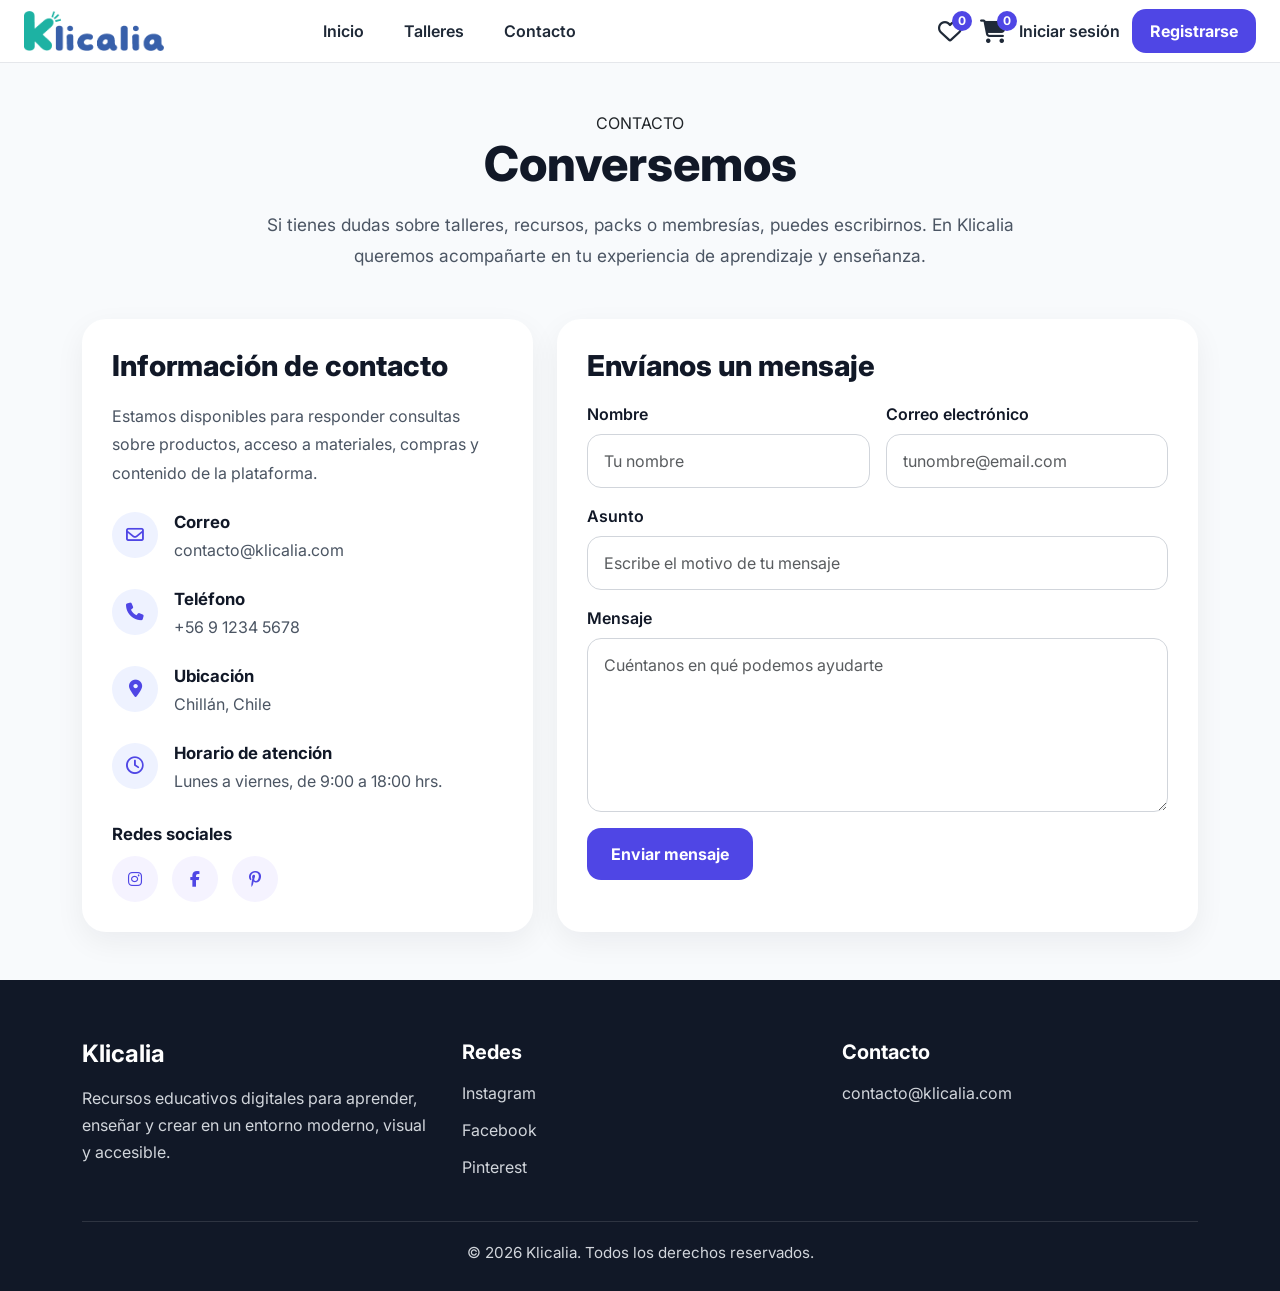
<file: contacto.html>
<!DOCTYPE html>
<html lang="es">
<head>
  <meta charset="UTF-8">
  <meta name="viewport" content="width=device-width, initial-scale=1.0">
  <title>Contacto | Klicalia</title>

  <link rel="preconnect" href="https://fonts.googleapis.com">
  <link rel="preconnect" href="https://fonts.gstatic.com" crossorigin>
  <link href="https://fonts.googleapis.com/css2?family=Inter:wght@400;500;600;700;800&display=swap" rel="stylesheet">

  <link href="https://cdn.jsdelivr.net/npm/bootstrap@5.3.8/dist/css/bootstrap.min.css" rel="stylesheet">
  <link rel="stylesheet" href="assets/css/styles.css">
  <link rel="stylesheet" href="assets/css/contacto.css">
  <link rel="stylesheet" href="https://cdnjs.cloudflare.com/ajax/libs/font-awesome/6.5.2/css/all.min.css">
</head>
<body>

  <nav class="navbar navbar-expand-lg navbar-klicalia">
    <div class="container-fluid px-4">
      <a class="navbar-brand logo-brand" href="index.html">
        <img src="assets/images/Logo-completo.png" alt="Klicalia">
      </a>

      <button class="navbar-toggler" type="button" data-bs-toggle="collapse" data-bs-target="#navbarKlicalia">
        <span class="navbar-toggler-icon"></span>
      </button>

      <div class="collapse navbar-collapse" id="navbarKlicalia">
        <div class="navbar-desktop-layout w-100">
          <ul class="navbar-nav menu-centro mb-3 mb-lg-0">
            <li class="nav-item"><a class="nav-link" href="index.html">Inicio</a></li>
            <li class="nav-item"><a class="nav-link" href="index.html#talleres">Talleres</a></li>
            <li class="nav-item"><a class="nav-link" href="contacto.html">Contacto</a></li>
          </ul>

          <div class="acciones-navbar">
            <div class="iconos-navbar">
              <a href="#" class="icono-nav">
                <i class="fa-regular fa-heart"></i>
                <span class="contador-icono" id="contador-favoritos">0</span>
              </a>

              <a href="carrito.html" class="icono-nav">
                <i class="fa-solid fa-cart-shopping"></i>
                <span class="contador-icono" id="contador-carrito">0</span>
              </a>
            </div>

            <a href="#" class="btn-login">Iniciar sesión</a>
            <a href="#" class="btn-registro">Registrarse</a>
          </div>
        </div>
      </div>
    </div>
  </nav>

  <main class="contacto-page">
    <div class="container py-5">
      <div class="text-center contacto-encabezado mb-5">
        <span class="seccion-etiqueta">CONTACTO</span>
        <h1>Conversemos</h1>
        <p>
          Si tienes dudas sobre talleres, recursos, packs o membresías,
          puedes escribirnos. En Klicalia queremos acompañarte en tu experiencia
          de aprendizaje y enseñanza.
        </p>
      </div>

      <div class="row g-4">
        <div class="col-lg-5">
          <div class="contacto-info-box">
            <h2>Información de contacto</h2>
            <p>
              Estamos disponibles para responder consultas sobre productos,
              acceso a materiales, compras y contenido de la plataforma.
            </p>

            <div class="contacto-item">
              <i class="fa-regular fa-envelope"></i>
              <div>
                <h3>Correo</h3>
                <p>contacto@klicalia.com</p>
              </div>
            </div>

            <div class="contacto-item">
              <i class="fa-solid fa-phone"></i>
              <div>
                <h3>Teléfono</h3>
                <p>+56 9 1234 5678</p>
              </div>
            </div>

            <div class="contacto-item">
              <i class="fa-solid fa-location-dot"></i>
              <div>
                <h3>Ubicación</h3>
                <p>Chillán, Chile</p>
              </div>
            </div>

            <div class="contacto-item">
              <i class="fa-regular fa-clock"></i>
              <div>
                <h3>Horario de atención</h3>
                <p>Lunes a viernes, de 9:00 a 18:00 hrs.</p>
              </div>
            </div>

            <div class="contacto-redes">
              <h3>Redes sociales</h3>
              <div class="redes-links">
                <a href="#"><i class="fa-brands fa-instagram"></i></a>
                <a href="#"><i class="fa-brands fa-facebook-f"></i></a>
                <a href="#"><i class="fa-brands fa-pinterest-p"></i></a>
              </div>
            </div>
          </div>
        </div>

        <div class="col-lg-7">
          <div class="contacto-form-box">
            <h2>Envíanos un mensaje</h2>

            <form>
              <div class="row g-3">
                <div class="col-md-6">
                  <label for="nombre" class="form-label">Nombre</label>
                  <input type="text" class="form-control" id="nombre" placeholder="Tu nombre">
                </div>

                <div class="col-md-6">
                  <label for="correo" class="form-label">Correo electrónico</label>
                  <input type="email" class="form-control" id="correo" placeholder="tunombre@email.com">
                </div>

                <div class="col-12">
                  <label for="asunto" class="form-label">Asunto</label>
                  <input type="text" class="form-control" id="asunto" placeholder="Escribe el motivo de tu mensaje">
                </div>

                <div class="col-12">
                  <label for="mensaje" class="form-label">Mensaje</label>
                  <textarea class="form-control" id="mensaje" rows="6" placeholder="Cuéntanos en qué podemos ayudarte"></textarea>
                </div>

                <div class="col-12">
                  <button type="submit" class="btn-enviar-contacto">Enviar mensaje</button>
                </div>
              </div>
            </form>
          </div>
        </div>
      </div>
    </div>
  </main>

  <footer class="footer-klicalia" id="footer">
    <div class="container">
      <div class="row gy-4">
        <div class="col-lg-4 col-md-6">
          <h4>Klicalia</h4>
          <p>
            Recursos educativos digitales para aprender, enseñar y crear
            en un entorno moderno, visual y accesible.
          </p>
        </div>

        <div class="col-lg-4 col-md-6">
          <h5>Redes</h5>
          <ul class="footer-lista">
            <li><a href="#">Instagram</a></li>
            <li><a href="#">Facebook</a></li>
            <li><a href="#">Pinterest</a></li>
          </ul>
        </div>

        <div class="col-lg-4 col-md-12">
          <h5>Contacto</h5>
          <p class="footer-correo">contacto@klicalia.com</p>
        </div>
      </div>

      <div class="footer-copy">
        <p>© 2026 Klicalia. Todos los derechos reservados.</p>
      </div>
    </div>
  </footer>

  <button id="btn-arriba" class="btn-scroll-top">↑</button>

  <script src="https://cdn.jsdelivr.net/npm/bootstrap@5.3.8/dist/js/bootstrap.bundle.min.js"></script>
  <script src="assets/js/scroll.js"></script>
</body>
</html>
</file>
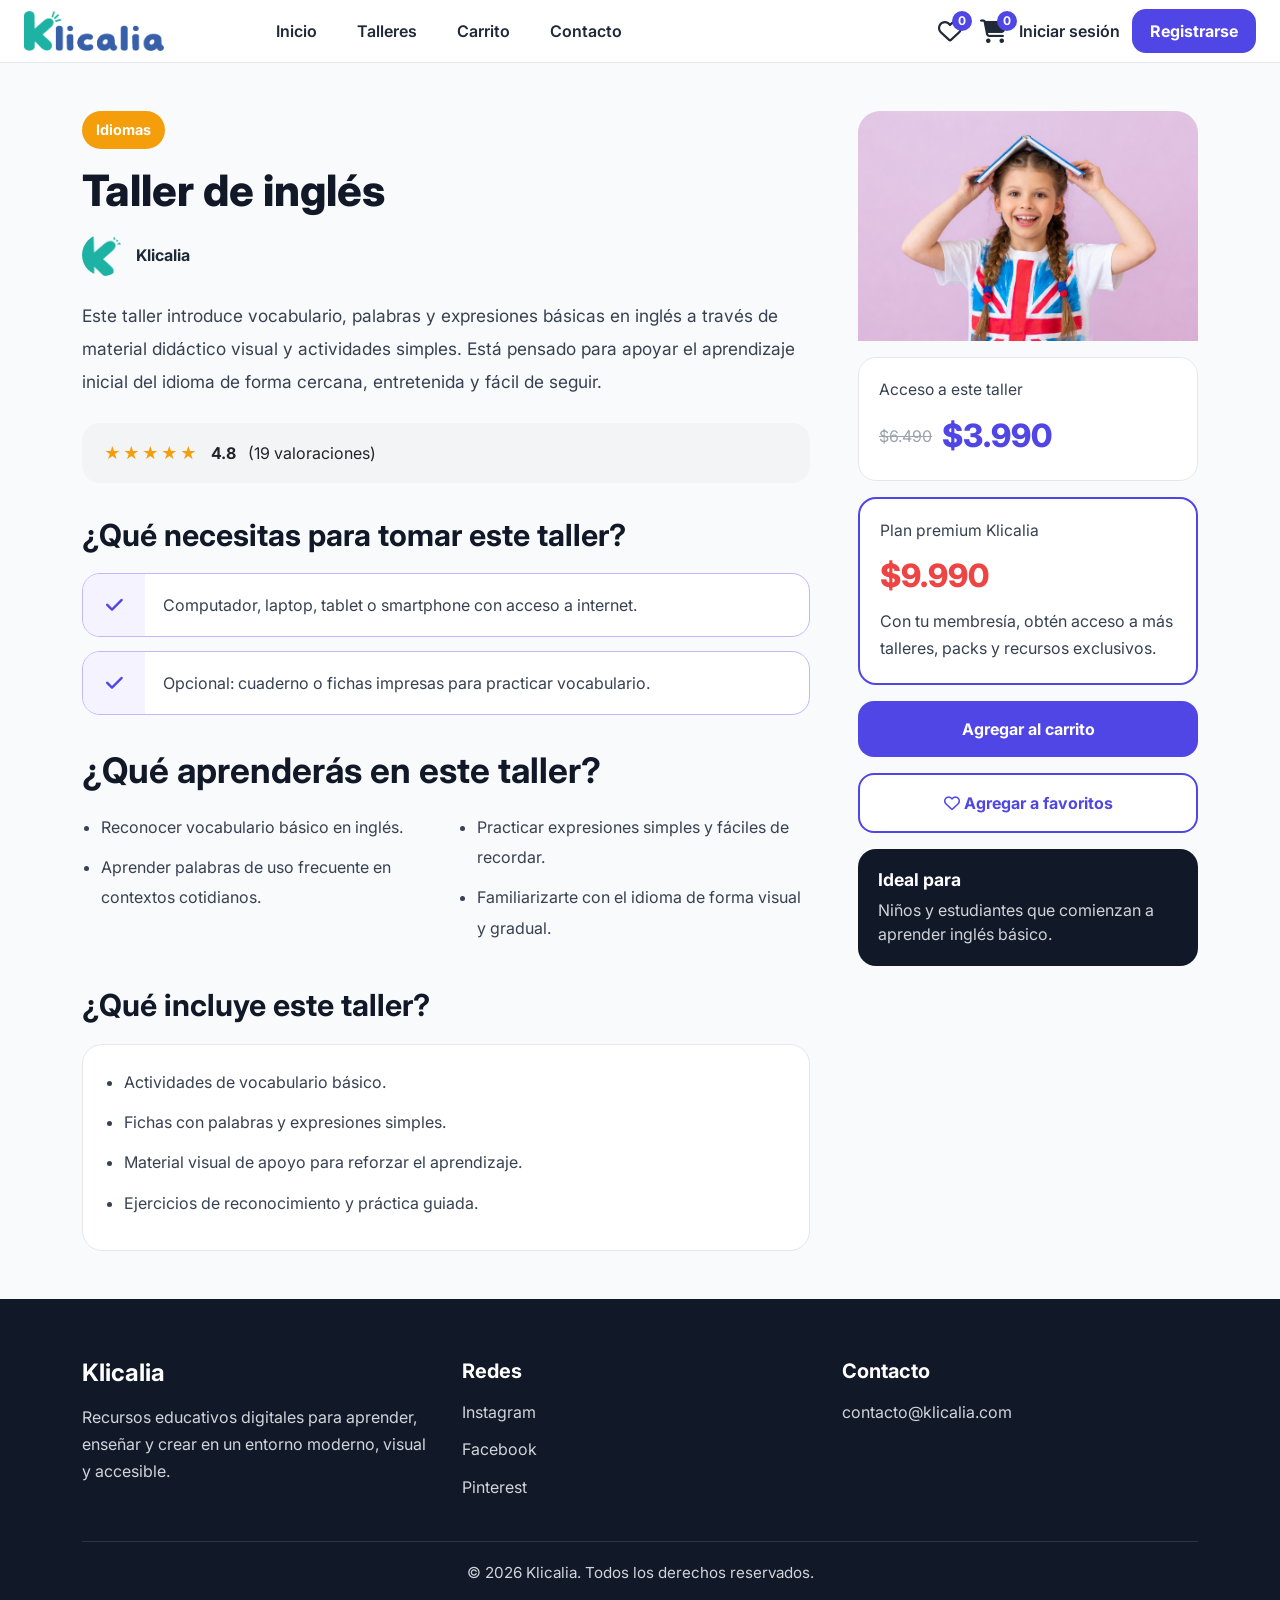
<file: detalle-ingles.html>
<!DOCTYPE html>
<html lang="es">
<head>
  <meta charset="UTF-8">
  <meta name="viewport" content="width=device-width, initial-scale=1.0">
  <title>Taller de inglés | Klicalia</title>

  <link rel="preconnect" href="https://fonts.googleapis.com">
  <link rel="preconnect" href="https://fonts.gstatic.com" crossorigin>
  <link href="https://fonts.googleapis.com/css2?family=Inter:wght@400;500;600;700;800&display=swap" rel="stylesheet">

  <link href="https://cdn.jsdelivr.net/npm/bootstrap@5.3.8/dist/css/bootstrap.min.css" rel="stylesheet">
  <link rel="stylesheet" href="assets/css/styles.css">
  <link rel="stylesheet" href="assets/css/detalle.css">
  <link rel="stylesheet" href="https://cdnjs.cloudflare.com/ajax/libs/font-awesome/6.5.2/css/all.min.css">
</head>
<body>

  <nav class="navbar navbar-expand-lg navbar-klicalia">
    <div class="container-fluid px-4">
      <a class="navbar-brand logo-brand" href="index.html">
        <img src="assets/images/Logo-completo.png" alt="Klicalia">
      </a>

      <button class="navbar-toggler" type="button" data-bs-toggle="collapse" data-bs-target="#navbarKlicalia">
        <span class="navbar-toggler-icon"></span>
      </button>

      <div class="collapse navbar-collapse" id="navbarKlicalia">
        <div class="navbar-desktop-layout w-100">
          <ul class="navbar-nav menu-centro mb-3 mb-lg-0">
            <li class="nav-item"><a class="nav-link" href="index.html">Inicio</a></li>
            <li class="nav-item"><a class="nav-link" href="index.html#talleres">Talleres</a></li>
            <li class="nav-item"><a class="nav-link" href="carrito.html">Carrito</a></li>
            <li class="nav-item"><a class="nav-link" href="#footer">Contacto</a></li>
          </ul>

          <div class="acciones-navbar">
            <div class="iconos-navbar">
              <a href="#" class="icono-nav">
                <i class="fa-regular fa-heart"></i>
                <span class="contador-icono" id="contador-favoritos">0</span>
              </a>

              <a href="carrito.html" class="icono-nav">
                <i class="fa-solid fa-cart-shopping"></i>
                <span class="contador-icono" id="contador-carrito">0</span>
              </a>
            </div>

            <a href="#" class="btn-login">Iniciar sesión</a>
            <a href="#" class="btn-registro">Registrarse</a>
          </div>
        </div>
      </div>
    </div>
  </nav>

  <main class="detalle-page">
    <div class="container py-5">
      <div class="row g-5">

        <div class="col-lg-8">
          <div class="detalle-main">
            <span class="detalle-categoria" style="background-color: #f59e0b;">Idiomas</span>
            <h1 class="detalle-titulo">Taller de inglés</h1>

            <div class="detalle-autor">
              <img src="assets/images/Marca.png" alt="Klicalia">
              <span>Klicalia</span>
            </div>

            <p class="detalle-texto">
              Este taller introduce vocabulario, palabras y expresiones básicas en inglés
              a través de material didáctico visual y actividades simples. Está pensado para
              apoyar el aprendizaje inicial del idioma de forma cercana, entretenida y fácil de seguir.
            </p>

            <div class="detalle-rating-box">
              <span class="estrellas">★★★★★</span>
              <strong>4.8</strong>
              <span>(19 valoraciones)</span>
            </div>

            <h2 class="detalle-subtitulo">¿Qué necesitas para tomar este taller?</h2>

            <div class="detalle-requisito">
              <div class="detalle-icono"><i class="fa-solid fa-check"></i></div>
              <p>Computador, laptop, tablet o smartphone con acceso a internet.</p>
            </div>

            <div class="detalle-requisito">
              <div class="detalle-icono"><i class="fa-solid fa-check"></i></div>
              <p>Opcional: cuaderno o fichas impresas para practicar vocabulario.</p>
            </div>

            <h2 class="detalle-subtitulo detalle-subtitulo-grande">¿Qué aprenderás en este taller?</h2>

            <div class="row g-4 detalle-aprendizajes">
              <div class="col-md-6">
                <ul>
                  <li>Reconocer vocabulario básico en inglés.</li>
                  <li>Aprender palabras de uso frecuente en contextos cotidianos.</li>
                </ul>
              </div>

              <div class="col-md-6">
                <ul>
                  <li>Practicar expresiones simples y fáciles de recordar.</li>
                  <li>Familiarizarte con el idioma de forma visual y gradual.</li>
                </ul>
              </div>
            </div>

            <h2 class="detalle-subtitulo">¿Qué incluye este taller?</h2>

            <div class="detalle-contenido-box">
              <ul>
                <li>Actividades de vocabulario básico.</li>
                <li>Fichas con palabras y expresiones simples.</li>
                <li>Material visual de apoyo para reforzar el aprendizaje.</li>
                <li>Ejercicios de reconocimiento y práctica guiada.</li>
              </ul>
            </div>
          </div>
        </div>

        <div class="col-lg-4">
          <aside class="detalle-sidebar">
            <div class="detalle-imagen-top">
              <img src="assets\images\inglés-taller.png" alt="Taller de inglés">
            </div>

            <div class="detalle-precio-card">
              <p class="detalle-precio-label">Acceso a este taller</p>
              <div class="detalle-precio">
                <span class="precio-antiguo">$6.490</span>
                <span class="precio-actual">$3.990</span>
              </div>
            </div>

            <div class="detalle-precio-card detalle-precio-destacado">
              <p class="detalle-precio-label">Plan premium Klicalia</p>
              <div class="detalle-precio-premium">$9.990</div>
              <p class="detalle-premium-texto">
                Con tu membresía, obtén acceso a más talleres, packs y recursos exclusivos.
              </p>
            </div>

            <button class="detalle-btn-principal btn-agregar-carrito" data-nombre="Taller de inglés">
              Agregar al carrito
            </button>

            <button class="detalle-btn-secundario btn-agregar-favorito" data-nombre="Taller de inglés">
              <i class="fa-regular fa-heart"></i>
              Agregar a favoritos
            </button>

            <div class="detalle-info-extra">
              <h3>Ideal para</h3>
              <p>Niños y estudiantes que comienzan a aprender inglés básico.</p>
            </div>
          </aside>
        </div>

      </div>
    </div>
  </main>

  <footer class="footer-klicalia" id="footer">
    <div class="container">
      <div class="row gy-4">
        <div class="col-lg-4 col-md-6">
          <h4>Klicalia</h4>
          <p>
            Recursos educativos digitales para aprender, enseñar y crear
            en un entorno moderno, visual y accesible.
          </p>
        </div>

        <div class="col-lg-4 col-md-6">
          <h5>Redes</h5>
          <ul class="footer-lista">
            <li><a href="#">Instagram</a></li>
            <li><a href="#">Facebook</a></li>
            <li><a href="#">Pinterest</a></li>
          </ul>
        </div>

        <div class="col-lg-4 col-md-12">
          <h5>Contacto</h5>
          <p class="footer-correo">contacto@klicalia.com</p>
        </div>
      </div>

      <div class="footer-copy">
        <p>© 2026 Klicalia. Todos los derechos reservados.</p>
      </div>
    </div>
  </footer>

  <button id="btn-arriba" class="btn-scroll-top">↑</button>

  <script src="https://cdn.jsdelivr.net/npm/bootstrap@5.3.8/dist/js/bootstrap.bundle.min.js"></script>
  <script src="assets/js/carrito.js"></script>
  <script src="assets/js/scroll.js"></script>
</body>
</html>
</file>
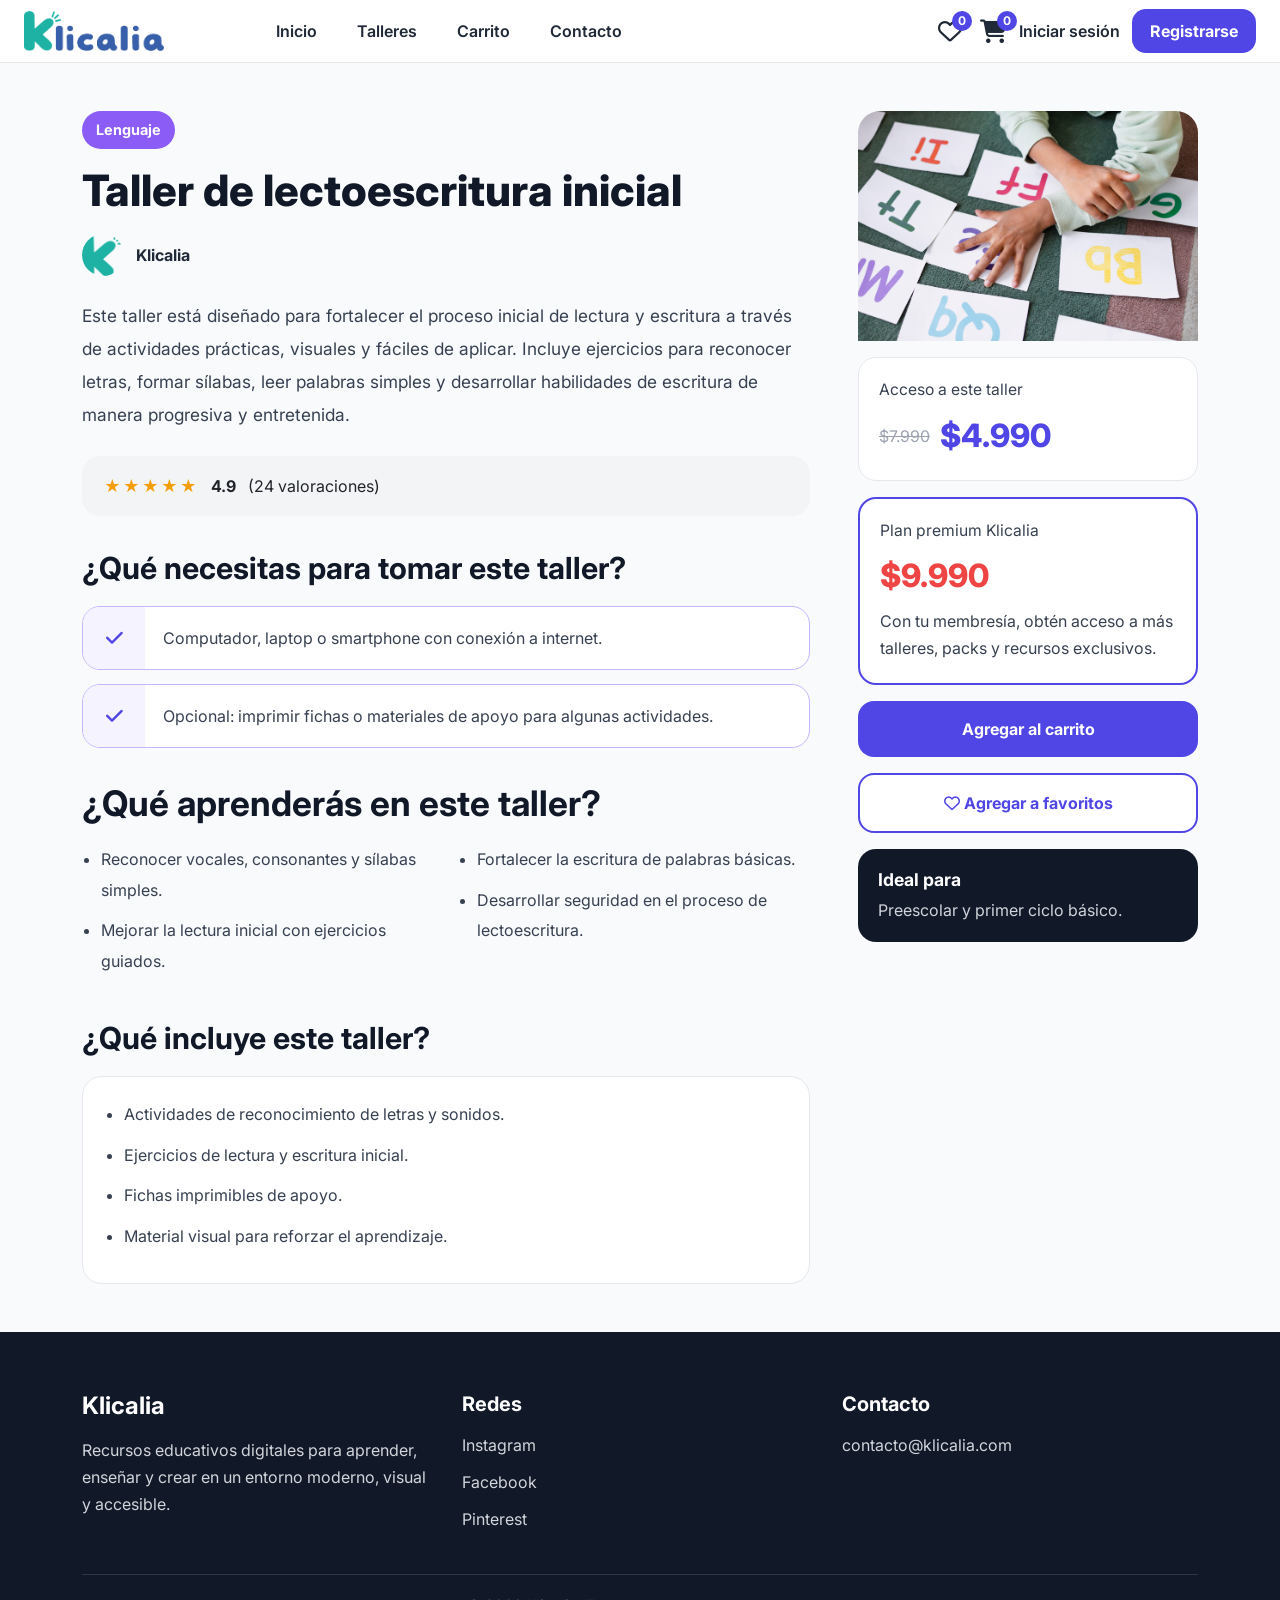
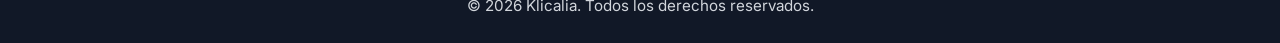
<file: detalle-lectoescritura.html>
<!DOCTYPE html>
<html lang="es">
<head>
  <meta charset="UTF-8">
  <meta name="viewport" content="width=device-width, initial-scale=1.0">
  <title>Taller de lectoescritura | Klicalia</title>

  <link rel="preconnect" href="https://fonts.googleapis.com">
  <link rel="preconnect" href="https://fonts.gstatic.com" crossorigin>
  <link href="https://fonts.googleapis.com/css2?family=Inter:wght@400;500;600;700;800&display=swap" rel="stylesheet">

  <link href="https://cdn.jsdelivr.net/npm/bootstrap@5.3.8/dist/css/bootstrap.min.css" rel="stylesheet">
  <link rel="stylesheet" href="assets/css/styles.css">
  <link rel="stylesheet" href="assets/css/detalle.css">
  <link rel="stylesheet" href="https://cdnjs.cloudflare.com/ajax/libs/font-awesome/6.5.2/css/all.min.css">
</head>
<body>

  <nav class="navbar navbar-expand-lg navbar-klicalia">
    <div class="container-fluid px-4">
      <a class="navbar-brand logo-brand" href="index.html">
        <img src="assets/images/Logo-completo.png" alt="Klicalia">
      </a>

      <button class="navbar-toggler" type="button" data-bs-toggle="collapse" data-bs-target="#navbarKlicalia">
        <span class="navbar-toggler-icon"></span>
      </button>

      <div class="collapse navbar-collapse" id="navbarKlicalia">
        <div class="navbar-desktop-layout w-100">
          <ul class="navbar-nav menu-centro mb-3 mb-lg-0">
            <li class="nav-item"><a class="nav-link" href="index.html">Inicio</a></li>
            <li class="nav-item"><a class="nav-link" href="index.html#talleres">Talleres</a></li>
            <li class="nav-item"><a class="nav-link" href="carrito.html">Carrito</a></li>
            <li class="nav-item"><a class="nav-link" href="#footer">Contacto</a></li>
          </ul>

          <div class="acciones-navbar">
            <div class="iconos-navbar">
              <a href="#" class="icono-nav">
                <i class="fa-regular fa-heart"></i>
                <span class="contador-icono" id="contador-favoritos">0</span>
              </a>

              <a href="carrito.html" class="icono-nav">
                <i class="fa-solid fa-cart-shopping"></i>
                <span class="contador-icono" id="contador-carrito">0</span>
              </a>
            </div>

            <a href="#" class="btn-login">Iniciar sesión</a>
            <a href="#" class="btn-registro">Registrarse</a>
          </div>
        </div>
      </div>
    </div>
  </nav>

  <main class="detalle-page">
    <div class="container py-5">
      <div class="row g-5">

        <div class="col-lg-8">
          <div class="detalle-main">
            <span class="detalle-categoria">Lenguaje</span>
            <h1 class="detalle-titulo">Taller de lectoescritura inicial</h1>

            <div class="detalle-autor">
              <img src="assets/images/Marca.png" alt="Klicalia">
              <span>Klicalia</span>
            </div>

            <p class="detalle-texto">
              Este taller está diseñado para fortalecer el proceso inicial de lectura y escritura
              a través de actividades prácticas, visuales y fáciles de aplicar. Incluye ejercicios
              para reconocer letras, formar sílabas, leer palabras simples y desarrollar habilidades
              de escritura de manera progresiva y entretenida.
            </p>

            <div class="detalle-rating-box">
              <span class="estrellas">★★★★★</span>
              <strong>4.9</strong>
              <span>(24 valoraciones)</span>
            </div>

            <h2 class="detalle-subtitulo">¿Qué necesitas para tomar este taller?</h2>

            <div class="detalle-requisito">
              <div class="detalle-icono"><i class="fa-solid fa-check"></i></div>
              <p>Computador, laptop o smartphone con conexión a internet.</p>
            </div>

            <div class="detalle-requisito">
              <div class="detalle-icono"><i class="fa-solid fa-check"></i></div>
              <p>Opcional: imprimir fichas o materiales de apoyo para algunas actividades.</p>
            </div>

            <h2 class="detalle-subtitulo detalle-subtitulo-grande">¿Qué aprenderás en este taller?</h2>

            <div class="row g-4 detalle-aprendizajes">
              <div class="col-md-6">
                <ul>
                  <li>Reconocer vocales, consonantes y sílabas simples.</li>
                  <li>Mejorar la lectura inicial con ejercicios guiados.</li>
                </ul>
              </div>

              <div class="col-md-6">
                <ul>
                  <li>Fortalecer la escritura de palabras básicas.</li>
                  <li>Desarrollar seguridad en el proceso de lectoescritura.</li>
                </ul>
              </div>
            </div>

            <h2 class="detalle-subtitulo">¿Qué incluye este taller?</h2>

            <div class="detalle-contenido-box">
              <ul>
                <li>Actividades de reconocimiento de letras y sonidos.</li>
                <li>Ejercicios de lectura y escritura inicial.</li>
                <li>Fichas imprimibles de apoyo.</li>
                <li>Material visual para reforzar el aprendizaje.</li>
              </ul>
            </div>
          </div>
        </div>

        <div class="col-lg-4">
          <aside class="detalle-sidebar">
            <div class="detalle-imagen-top">
              <img src="assets\images\arrangement-different-letters-speech-therapy-sessions.jpg" alt="Taller de lectoescritura">
            </div>

            <div class="detalle-precio-card">
              <p class="detalle-precio-label">Acceso a este taller</p>
              <div class="detalle-precio">
                <span class="precio-antiguo">$7.990</span>
                <span class="precio-actual">$4.990</span>
              </div>
            </div>

            <div class="detalle-precio-card detalle-precio-destacado">
              <p class="detalle-precio-label">Plan premium Klicalia</p>
              <div class="detalle-precio-premium">$9.990</div>
              <p class="detalle-premium-texto">
                Con tu membresía, obtén acceso a más talleres, packs y recursos exclusivos.
              </p>
            </div>

            <button class="detalle-btn-principal btn-agregar-carrito" data-nombre="Taller de lectoescritura inicial">
              Agregar al carrito
            </button>

            <button class="detalle-btn-secundario btn-agregar-favorito" data-nombre="Taller de lectoescritura inicial">
              <i class="fa-regular fa-heart"></i>
              Agregar a favoritos
            </button>

            <div class="detalle-info-extra">
              <h3>Ideal para</h3>
              <p>Preescolar y primer ciclo básico.</p>
            </div>
          </aside>
        </div>

      </div>
    </div>
  </main>

  <footer class="footer-klicalia" id="footer">
    <div class="container">
      <div class="row gy-4">
        <div class="col-lg-4 col-md-6">
          <h4>Klicalia</h4>
          <p>
            Recursos educativos digitales para aprender, enseñar y crear
            en un entorno moderno, visual y accesible.
          </p>
        </div>

        <div class="col-lg-4 col-md-6">
          <h5>Redes</h5>
          <ul class="footer-lista">
            <li><a href="#">Instagram</a></li>
            <li><a href="#">Facebook</a></li>
            <li><a href="#">Pinterest</a></li>
          </ul>
        </div>

        <div class="col-lg-4 col-md-12">
          <h5>Contacto</h5>
          <p class="footer-correo">contacto@klicalia.com</p>
        </div>
      </div>

      <div class="footer-copy">
        <p>© 2026 Klicalia. Todos los derechos reservados.</p>
      </div>
    </div>
  </footer>

  <button id="btn-arriba" class="btn-scroll-top">↑</button>

  <script src="https://cdn.jsdelivr.net/npm/bootstrap@5.3.8/dist/js/bootstrap.bundle.min.js"></script>
  <script src="assets/js/carrito.js"></script>
  <script src="assets/js/scroll.js"></script>
</body>
</html>
</file>
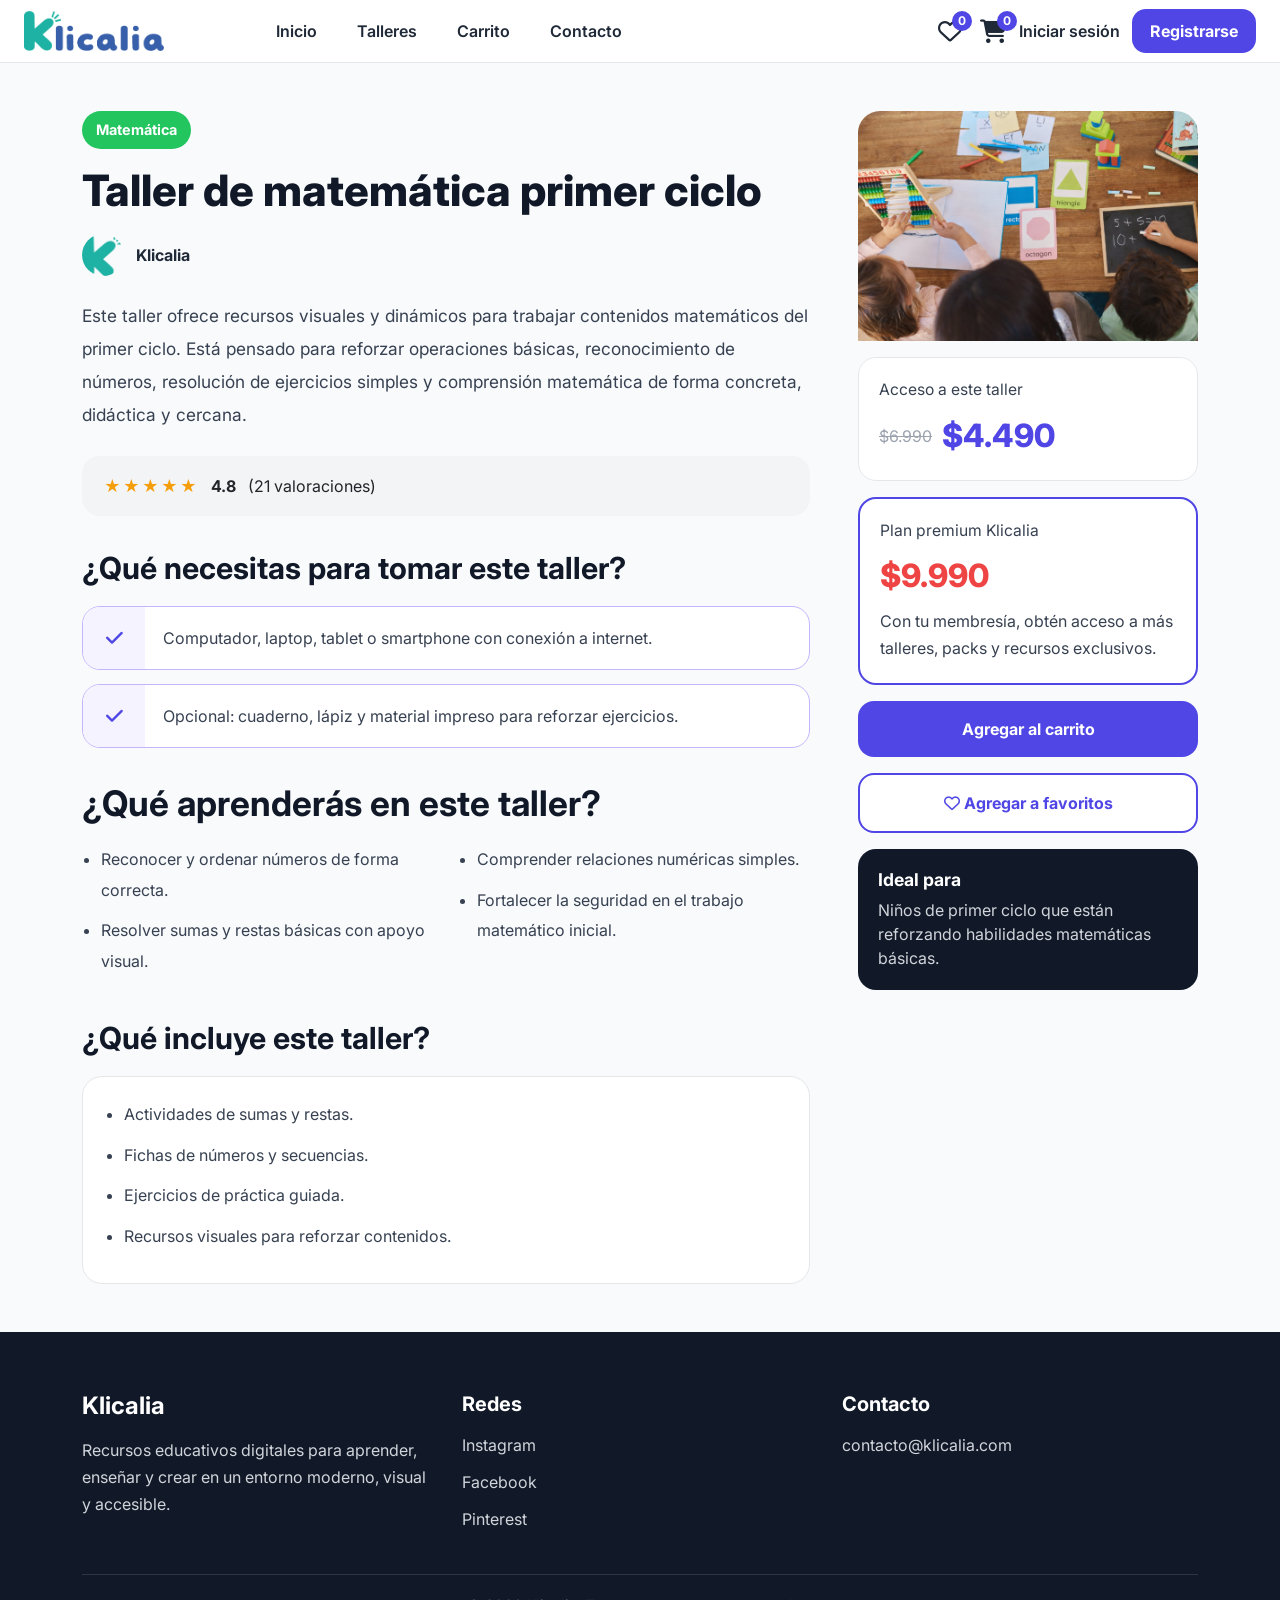
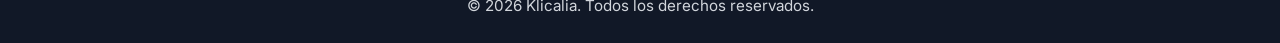
<file: detalle-matematica.html>
<!DOCTYPE html>
<html lang="es">
<head>
  <meta charset="UTF-8">
  <meta name="viewport" content="width=device-width, initial-scale=1.0">
  <title>Taller de matemática | Klicalia</title>

  <link rel="preconnect" href="https://fonts.googleapis.com">
  <link rel="preconnect" href="https://fonts.gstatic.com" crossorigin>
  <link href="https://fonts.googleapis.com/css2?family=Inter:wght@400;500;600;700;800&display=swap" rel="stylesheet">

  <link href="https://cdn.jsdelivr.net/npm/bootstrap@5.3.8/dist/css/bootstrap.min.css" rel="stylesheet">
  <link rel="stylesheet" href="assets/css/styles.css">
  <link rel="stylesheet" href="assets/css/detalle.css">
  <link rel="stylesheet" href="https://cdnjs.cloudflare.com/ajax/libs/font-awesome/6.5.2/css/all.min.css">
</head>
<body>

  <nav class="navbar navbar-expand-lg navbar-klicalia">
    <div class="container-fluid px-4">
      <a class="navbar-brand logo-brand" href="index.html">
        <img src="assets/images/Logo-completo.png" alt="Klicalia">
      </a>

      <button class="navbar-toggler" type="button" data-bs-toggle="collapse" data-bs-target="#navbarKlicalia">
        <span class="navbar-toggler-icon"></span>
      </button>

      <div class="collapse navbar-collapse" id="navbarKlicalia">
        <div class="navbar-desktop-layout w-100">
          <ul class="navbar-nav menu-centro mb-3 mb-lg-0">
            <li class="nav-item"><a class="nav-link" href="index.html">Inicio</a></li>
            <li class="nav-item"><a class="nav-link" href="index.html#talleres">Talleres</a></li>
            <li class="nav-item"><a class="nav-link" href="carrito.html">Carrito</a></li>
            <li class="nav-item"><a class="nav-link" href="#footer">Contacto</a></li>
          </ul>

          <div class="acciones-navbar">
            <div class="iconos-navbar">
              <a href="#" class="icono-nav">
                <i class="fa-regular fa-heart"></i>
                <span class="contador-icono" id="contador-favoritos">0</span>
              </a>

              <a href="carrito.html" class="icono-nav">
                <i class="fa-solid fa-cart-shopping"></i>
                <span class="contador-icono" id="contador-carrito">0</span>
              </a>
            </div>

            <a href="#" class="btn-login">Iniciar sesión</a>
            <a href="#" class="btn-registro">Registrarse</a>
          </div>
        </div>
      </div>
    </div>
  </nav>

  <main class="detalle-page">
    <div class="container py-5">
      <div class="row g-5">

        <div class="col-lg-8">
          <div class="detalle-main">
            <span class="detalle-categoria" style="background-color: #22c55e;">Matemática</span>
            <h1 class="detalle-titulo">Taller de matemática primer ciclo</h1>

            <div class="detalle-autor">
              <img src="assets/images/Marca.png" alt="Klicalia">
              <span>Klicalia</span>
            </div>

            <p class="detalle-texto">
              Este taller ofrece recursos visuales y dinámicos para trabajar contenidos
              matemáticos del primer ciclo. Está pensado para reforzar operaciones básicas,
              reconocimiento de números, resolución de ejercicios simples y comprensión
              matemática de forma concreta, didáctica y cercana.
            </p>

            <div class="detalle-rating-box">
              <span class="estrellas">★★★★★</span>
              <strong>4.8</strong>
              <span>(21 valoraciones)</span>
            </div>

            <h2 class="detalle-subtitulo">¿Qué necesitas para tomar este taller?</h2>

            <div class="detalle-requisito">
              <div class="detalle-icono"><i class="fa-solid fa-check"></i></div>
              <p>Computador, laptop, tablet o smartphone con conexión a internet.</p>
            </div>

            <div class="detalle-requisito">
              <div class="detalle-icono"><i class="fa-solid fa-check"></i></div>
              <p>Opcional: cuaderno, lápiz y material impreso para reforzar ejercicios.</p>
            </div>

            <h2 class="detalle-subtitulo detalle-subtitulo-grande">¿Qué aprenderás en este taller?</h2>

            <div class="row g-4 detalle-aprendizajes">
              <div class="col-md-6">
                <ul>
                  <li>Reconocer y ordenar números de forma correcta.</li>
                  <li>Resolver sumas y restas básicas con apoyo visual.</li>
                </ul>
              </div>

              <div class="col-md-6">
                <ul>
                  <li>Comprender relaciones numéricas simples.</li>
                  <li>Fortalecer la seguridad en el trabajo matemático inicial.</li>
                </ul>
              </div>
            </div>

            <h2 class="detalle-subtitulo">¿Qué incluye este taller?</h2>

            <div class="detalle-contenido-box">
              <ul>
                <li>Actividades de sumas y restas.</li>
                <li>Fichas de números y secuencias.</li>
                <li>Ejercicios de práctica guiada.</li>
                <li>Recursos visuales para reforzar contenidos.</li>
              </ul>
            </div>
          </div>
        </div>

        <div class="col-lg-4">
          <aside class="detalle-sidebar">
            <div class="detalle-imagen-top">
              <img src="assets\images\matematicas-taller.png" alt="Taller de matemática">
            </div>

            <div class="detalle-precio-card">
              <p class="detalle-precio-label">Acceso a este taller</p>
              <div class="detalle-precio">
                <span class="precio-antiguo">$6.990</span>
                <span class="precio-actual">$4.490</span>
              </div>
            </div>

            <div class="detalle-precio-card detalle-precio-destacado">
              <p class="detalle-precio-label">Plan premium Klicalia</p>
              <div class="detalle-precio-premium">$9.990</div>
              <p class="detalle-premium-texto">
                Con tu membresía, obtén acceso a más talleres, packs y recursos exclusivos.
              </p>
            </div>

            <button class="detalle-btn-principal btn-agregar-carrito" data-nombre="Taller de matemática primer ciclo">
              Agregar al carrito
            </button>

            <button class="detalle-btn-secundario btn-agregar-favorito" data-nombre="Taller de matemática primer ciclo">
              <i class="fa-regular fa-heart"></i>
              Agregar a favoritos
            </button>

            <div class="detalle-info-extra">
              <h3>Ideal para</h3>
              <p>Niños de primer ciclo que están reforzando habilidades matemáticas básicas.</p>
            </div>
          </aside>
        </div>

      </div>
    </div>
  </main>

  <footer class="footer-klicalia" id="footer">
    <div class="container">
      <div class="row gy-4">
        <div class="col-lg-4 col-md-6">
          <h4>Klicalia</h4>
          <p>
            Recursos educativos digitales para aprender, enseñar y crear
            en un entorno moderno, visual y accesible.
          </p>
        </div>

        <div class="col-lg-4 col-md-6">
          <h5>Redes</h5>
          <ul class="footer-lista">
            <li><a href="#">Instagram</a></li>
            <li><a href="#">Facebook</a></li>
            <li><a href="#">Pinterest</a></li>
          </ul>
        </div>

        <div class="col-lg-4 col-md-12">
          <h5>Contacto</h5>
          <p class="footer-correo">contacto@klicalia.com</p>
        </div>
      </div>

      <div class="footer-copy">
        <p>© 2026 Klicalia. Todos los derechos reservados.</p>
      </div>
    </div>
  </footer>

  <button id="btn-arriba" class="btn-scroll-top">↑</button>

  <script src="https://cdn.jsdelivr.net/npm/bootstrap@5.3.8/dist/js/bootstrap.bundle.min.js"></script>
  <script src="assets/js/carrito.js"></script>
  <script src="assets/js/scroll.js"></script>
</body>
</html>
</file>
<file: assets/css/styles.css>
.navbar-klicalia {
  background-color: #FFFFFF;
  border-bottom: 1px solid #E5E7EB;
  padding: 0.4rem 0;
}

.logo-brand img {
  width: 140px;
  height: auto;
}

.navbar-toggler {
  border: 1px solid #D1D5DB;
  border-radius: 12px;
  padding: 0.45rem 0.7rem;
  box-shadow: none;
}

.navbar-toggler:focus {
  box-shadow: none;
}

.navbar-desktop-layout {
  display: flex;
  align-items: center;
  width: 100%;
}

.menu-centro {
  flex: 1;
  display: flex;
  justify-content: center;
  gap: 1.5rem;
}

.acciones-navbar {
  flex: 1;
  display: flex;
  justify-content: flex-end;
  align-items: center;
  gap: 0.75rem;
}

.navbar-klicalia .nav-link {
  font-family: 'Inter', sans-serif;
  color: #1F2937;
  font-size: 1rem;
  font-weight: 600;
  transition: all 0.3s ease;
}

.navbar-klicalia .nav-link:hover {
  color: #22C55E;
}

.dropdown-menu {
  border-radius: 12px;
  border: 1px solid #E5E7EB;
}

.buscador-klicalia input {
  width: 160px;
}

.btn-login {
  text-decoration: none;
  font-family: 'Inter', sans-serif;
  color: #1F2937;
  font-size: 1rem;
  font-weight: 600;
  transition: all 0.3s ease;
}

.btn-login:hover {
  color: #22C55E;
}

.btn-registro {
  text-decoration: none;
  font-family: 'Inter', sans-serif;
  background-color: #4F46E5;
  color: #FFFFFF;
  padding: 10px 18px;
  border-radius: 14px;
  font-weight: 700;
  transition: all 0.3s ease;
}

.btn-registro:hover {
  background-color: #22C55E;
  color: #FFFFFF;
}

@media (max-width: 991.98px) {
  .navbar-klicalia {
    padding: 0.7rem 0;
  }

  .navbar-desktop-layout {
    display: block;
    padding-top: 1rem;
  }

  .menu-centro {
    display: flex;
    flex-direction: column;
    align-items: flex-start;
    gap: 0.4rem;
    margin-bottom: 1rem !important;
  }

  .menu-centro .nav-link {
    padding-left: 0;
    font-size: 1.05rem;
  }

  .acciones-navbar {
    display: flex;
    flex-direction: column;
    align-items: stretch;
    gap: 0.8rem;
  }

  .buscador-klicalia {
    width: 100%;
  }

  .buscador-klicalia input {
    width: 100%;
  }

  .btn-login,
  .btn-registro {
    display: inline-block;
    width: 100%;
    text-align: center;
  }
}

.iconos-navbar {
  display: flex;
  align-items: center;
  gap: 18px;
}

.icono-nav {
  position: relative;
  display: inline-flex;
  align-items: center;
  justify-content: center;
  font-size: 1.5rem;
  color: #1F2937;
  text-decoration: none;
  transition: all 0.3s ease;
}

.icono-nav:hover {
  color: #4F46E5;
}

.contador-icono {
  position: absolute;
  top: -8px;
  right: -10px;
  background-color: #4F46E5;
  color: #FFFFFF;
  font-size: 0.75rem;
  font-weight: 700;
  line-height: 1;
  min-width: 20px;
  height: 20px;
  border-radius: 999px;
  display: flex;
  align-items: center;
  justify-content: center;
}

.footer-klicalia {
  background-color: #111827;
  color: #ffffff;
  padding: 60px 0 25px;
}

.footer-klicalia h4,
.footer-klicalia h5 {
  font-family: 'Inter', sans-serif;
  font-weight: 700;
  margin-bottom: 16px;
}

.footer-klicalia p,
.footer-klicalia a,
.footer-correo {
  font-family: 'Inter', sans-serif;
  color: #d1d5db;
  line-height: 1.7;
  text-decoration: none;
}

.footer-lista {
  list-style: none;
  padding: 0;
  margin: 0;
}

.footer-lista li {
  margin-bottom: 10px;
}

.footer-lista a:hover {
  color: #22c55e;
}

.footer-copy {
  border-top: 1px solid rgba(255, 255, 255, 0.12);
  margin-top: 30px;
  padding-top: 18px;
  text-align: center;
}

.footer-copy p {
  margin: 0;
  font-size: 0.95rem;
}

.articulos-klicalia {
  background-color: #ffffff;
}

.articulo-card {
  background-color: #f8fafc;
  border: 1px solid #e5e7eb;
  border-radius: 22px;
  padding: 28px;
  box-shadow: 0 8px 20px rgba(15, 23, 42, 0.05);
  transition: all 0.3s ease;
}

.articulo-card:hover {
  transform: translateY(-5px);
  box-shadow: 0 14px 28px rgba(15, 23, 42, 0.10);
}

.articulo-card h3 {
  font-family: 'Inter', sans-serif;
  font-size: 1.35rem;
  font-weight: 700;
  color: #111827;
  margin-bottom: 14px;
}

.articulo-card p {
  font-family: 'Inter', sans-serif;
  font-size: 1rem;
  line-height: 1.7;
  color: #6b7280;
  margin: 0;
}

.btn-scroll-top {
  display: none;
  align-items: center;
  justify-content: center;
  position: fixed;
  right: 24px;
  bottom: 24px;
  z-index: 9999;
  width: 52px;
  height: 52px;
  border: none;
  border-radius: 50%;
  background-color: #4F46E5;
  color: #FFFFFF;
  font-size: 1.4rem;
  font-weight: bold;
  cursor: pointer;
  box-shadow: 0 10px 25px rgba(0, 0, 0, 0.18);
  transition: all 0.3s ease;
}

.btn-scroll-top:hover {
  background-color: #22C55E;
  transform: translateY(-3px);
}
</file>
<file: assets/css/contacto.css>
body {
  font-family: 'Inter', sans-serif;
}

.contacto-page {
  background-color: #f8fafc;
}

.contacto-encabezado h1 {
  font-size: 3rem;
  font-weight: 800;
  color: #111827;
  margin-bottom: 16px;
}

.contacto-encabezado p {
  max-width: 760px;
  margin: 0 auto;
  color: #4b5563;
  font-size: 1.08rem;
  line-height: 1.8;
}

.contacto-info-box,
.contacto-form-box {
  background-color: #ffffff;
  border-radius: 24px;
  padding: 30px;
  box-shadow: 0 10px 30px rgba(15, 23, 42, 0.06);
  height: 100%;
}

.contacto-info-box h2,
.contacto-form-box h2 {
  font-size: 1.8rem;
  font-weight: 800;
  color: #111827;
  margin-bottom: 18px;
}

.contacto-info-box p {
  color: #4b5563;
  line-height: 1.8;
}

.contacto-item {
  display: flex;
  gap: 16px;
  align-items: flex-start;
  margin-top: 24px;
}

.contacto-item i {
  width: 46px;
  height: 46px;
  border-radius: 50%;
  background-color: #eef2ff;
  color: #4f46e5;
  display: flex;
  align-items: center;
  justify-content: center;
  font-size: 1.1rem;
}

.contacto-item h3,
.contacto-redes h3 {
  font-size: 1.05rem;
  font-weight: 700;
  color: #111827;
  margin-bottom: 4px;
}

.contacto-item p {
  margin: 0;
}

.contacto-redes {
  margin-top: 28px;
}

.redes-links {
  display: flex;
  gap: 14px;
  margin-top: 12px;
}

.redes-links a {
  width: 46px;
  height: 46px;
  border-radius: 50%;
  background-color: #f5f3ff;
  color: #4f46e5;
  display: flex;
  align-items: center;
  justify-content: center;
  text-decoration: none;
  transition: all 0.3s ease;
}

.redes-links a:hover {
  background-color: #4f46e5;
  color: #ffffff;
}

.form-label {
  font-weight: 600;
  color: #111827;
}

.form-control {
  border-radius: 14px;
  padding: 14px 16px;
  border: 1px solid #d1d5db;
}

.form-control:focus {
  border-color: #4f46e5;
  box-shadow: 0 0 0 0.2rem rgba(79, 70, 229, 0.15);
}

.btn-enviar-contacto {
  background-color: #4f46e5;
  color: #ffffff;
  border: none;
  border-radius: 14px;
  padding: 14px 24px;
  font-weight: 700;
  transition: all 0.3s ease;
}

.btn-enviar-contacto:hover {
  background-color: #22c55e;
}

@media (max-width: 991.98px) {
  .contacto-encabezado h1 {
    font-size: 2.3rem;
  }

  .contacto-encabezado p {
    font-size: 1rem;
  }
}
</file>
<file: assets/css/detalle.css>
body {
  font-family: 'Inter', sans-serif;
}

.detalle-page {
  background-color: #f8fafc;
}

.detalle-main {
  background-color: transparent;
}

.detalle-categoria {
  display: inline-block;
  background-color: #8b5cf6;
  color: #ffffff;
  font-size: 0.9rem;
  font-weight: 700;
  padding: 8px 14px;
  border-radius: 999px;
  margin-bottom: 18px;
}

.detalle-titulo {
  font-size: 2.7rem;
  font-weight: 800;
  color: #111827;
  line-height: 1.1;
  margin-bottom: 20px;
}

.detalle-autor {
  display: flex;
  align-items: center;
  gap: 12px;
  margin-bottom: 24px;
}

.detalle-autor img {
  width: 42px;
  height: 42px;
  border-radius: 50%;
  object-fit: cover;
}

.detalle-autor span {
  font-weight: 700;
  color: #1f2937;
}

.detalle-texto {
  color: #374151;
  font-size: 1.08rem;
  line-height: 1.9;
  margin-bottom: 24px;
  max-width: 820px;
}

.detalle-rating-box {
  background-color: #f3f4f6;
  border-radius: 18px;
  padding: 18px 22px;
  display: flex;
  align-items: center;
  gap: 12px;
  margin-bottom: 28px;
}

.estrellas {
  color: #f59e0b;
  letter-spacing: 2px;
}

.detalle-subtitulo {
  font-size: 1.9rem;
  font-weight: 700;
  color: #111827;
  margin: 34px 0 20px;
}

.detalle-subtitulo-grande {
  font-size: 2.2rem;
  line-height: 1.2;
}

.detalle-requisito {
  border: 1px solid #c4b5fd;
  border-radius: 18px;
  display: flex;
  align-items: center;
  overflow: hidden;
  margin-bottom: 14px;
  background-color: #ffffff;
}

.detalle-icono {
  width: 62px;
  min-width: 62px;
  height: 62px;
  display: flex;
  align-items: center;
  justify-content: center;
  background-color: #f5f3ff;
  color: #4f46e5;
  font-size: 1.2rem;
}

.detalle-requisito p {
  margin: 0;
  padding: 0 18px;
  color: #374151;
  font-size: 1rem;
}

.detalle-aprendizajes ul,
.detalle-contenido-box ul {
  margin: 0;
  padding-left: 1.2rem;
}

.detalle-aprendizajes li,
.detalle-contenido-box li {
  color: #374151;
  line-height: 1.9;
  margin-bottom: 10px;
}

.detalle-contenido-box {
  background-color: #ffffff;
  border: 1px solid #e5e7eb;
  border-radius: 20px;
  padding: 22px;
}

.detalle-sidebar {
  position: sticky;
  top: 100px;
}

.detalle-imagen-top {
  border-radius: 22px 22px 0 0;
  overflow: hidden;
}

.detalle-imagen-top img {
  width: 100%;
  height: 230px;
  object-fit: cover;
  display: block;
}

.detalle-precio-card {
  background-color: #ffffff;
  border: 1px solid #e5e7eb;
  border-radius: 18px;
  padding: 20px;
  margin-top: 16px;
}

.detalle-precio-destacado {
  border: 2px solid #4f46e5;
}

.detalle-precio-label {
  color: #374151;
  font-size: 0.98rem;
  margin-bottom: 10px;
}

.detalle-precio {
  display: flex;
  align-items: center;
  gap: 10px;
}

.precio-antiguo {
  color: #9ca3af;
  text-decoration: line-through;
  font-size: 1rem;
}

.precio-actual {
  color: #4f46e5;
  font-size: 2rem;
  font-weight: 800;
}

.detalle-precio-premium {
  color: #ef4444;
  font-size: 2rem;
  font-weight: 800;
  margin-bottom: 8px;
}

.detalle-premium-texto {
  color: #374151;
  line-height: 1.7;
  margin: 0;
}

.detalle-btn-principal,
.detalle-btn-secundario {
  width: 100%;
  border-radius: 16px;
  padding: 16px 18px;
  font-weight: 700;
  margin-top: 16px;
  border: none;
  transition: all 0.3s ease;
}

.detalle-btn-principal {
  background-color: #4f46e5;
  color: #ffffff;
}

.detalle-btn-principal:hover {
  background-color: #22c55e;
}

.detalle-btn-secundario {
  background-color: #ffffff;
  color: #4f46e5;
  border: 2px solid #4f46e5;
}

.detalle-btn-secundario:hover {
  background-color: #f5f3ff;
}

.detalle-info-extra {
  background-color: #111827;
  color: #ffffff;
  border-radius: 18px;
  padding: 20px;
  margin-top: 16px;
}

.detalle-info-extra h3 {
  font-size: 1.1rem;
  font-weight: 700;
  margin-bottom: 8px;
}

.detalle-info-extra p {
  margin: 0;
  color: #d1d5db;
}

@media (max-width: 991.98px) {
  .detalle-titulo {
    font-size: 2.1rem;
  }

  .detalle-subtitulo-grande {
    font-size: 1.8rem;
  }

  .detalle-sidebar {
    position: static;
  }
}
</file>
